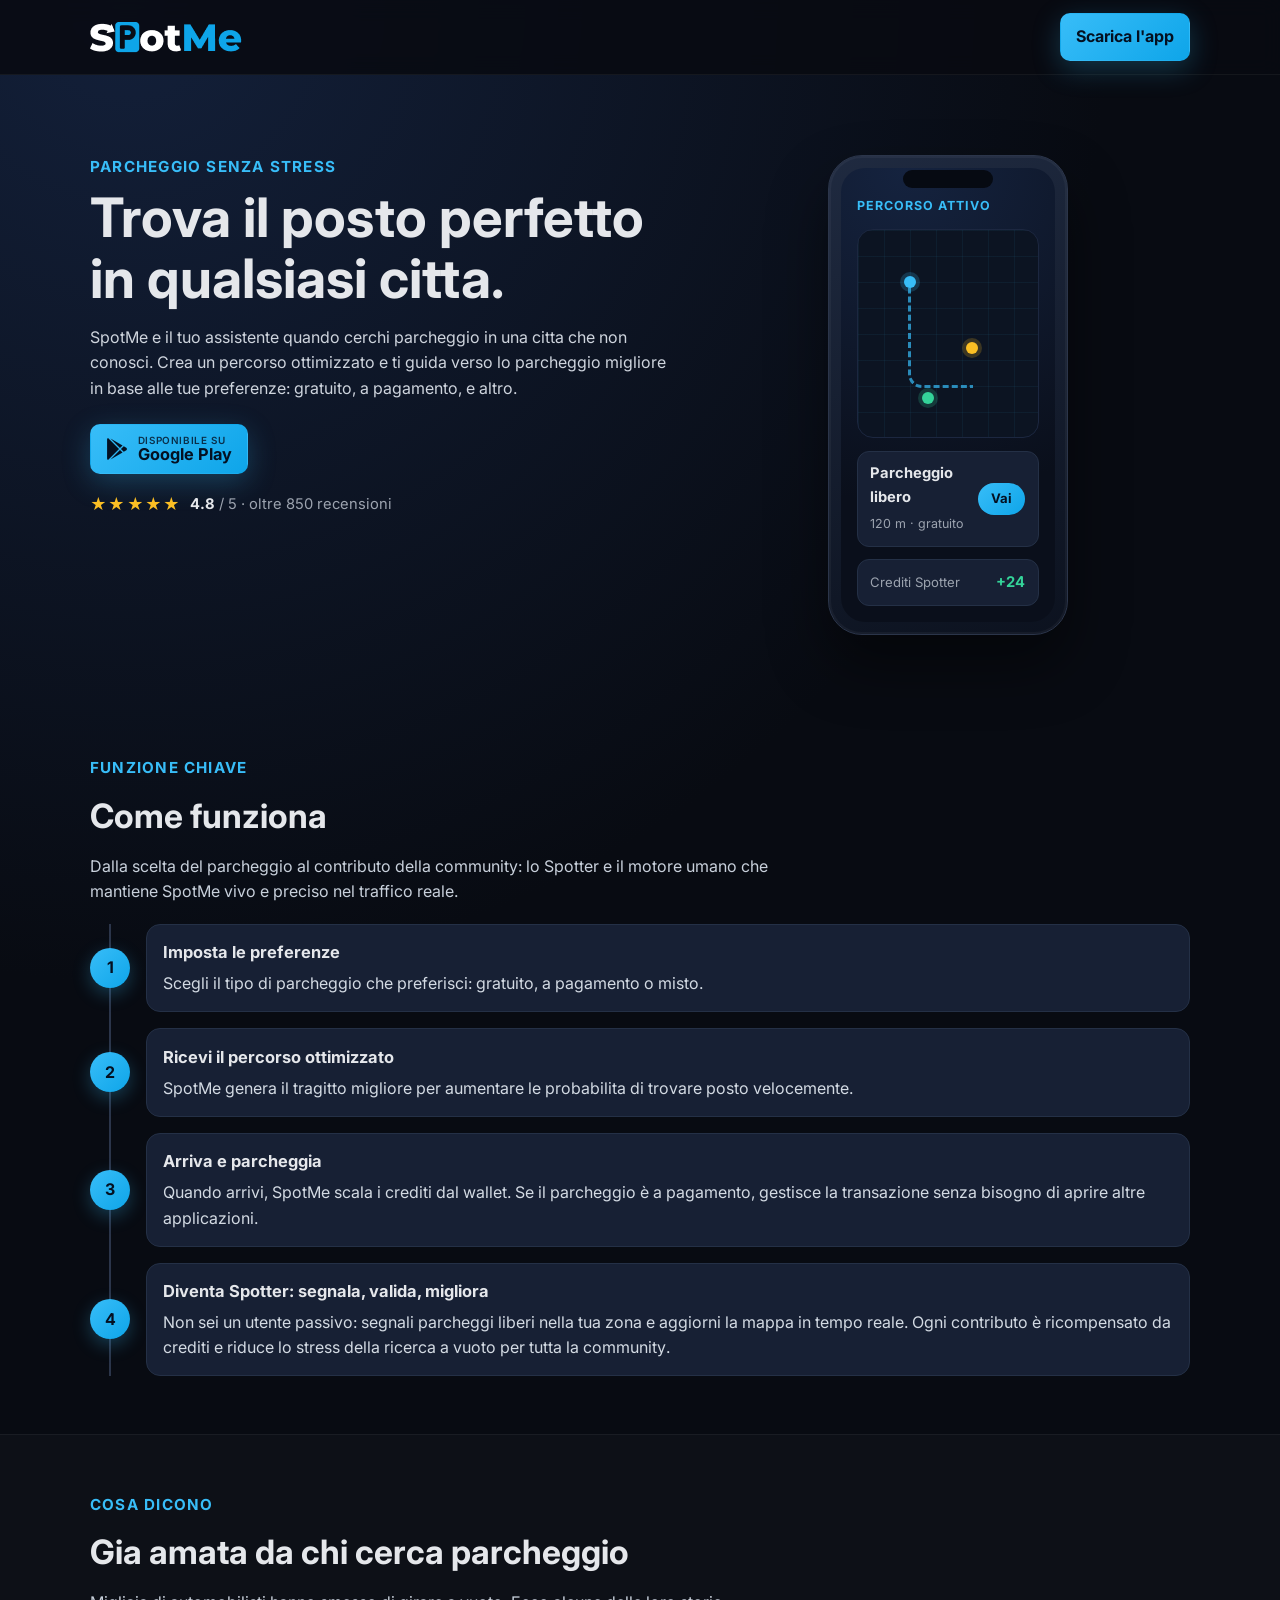
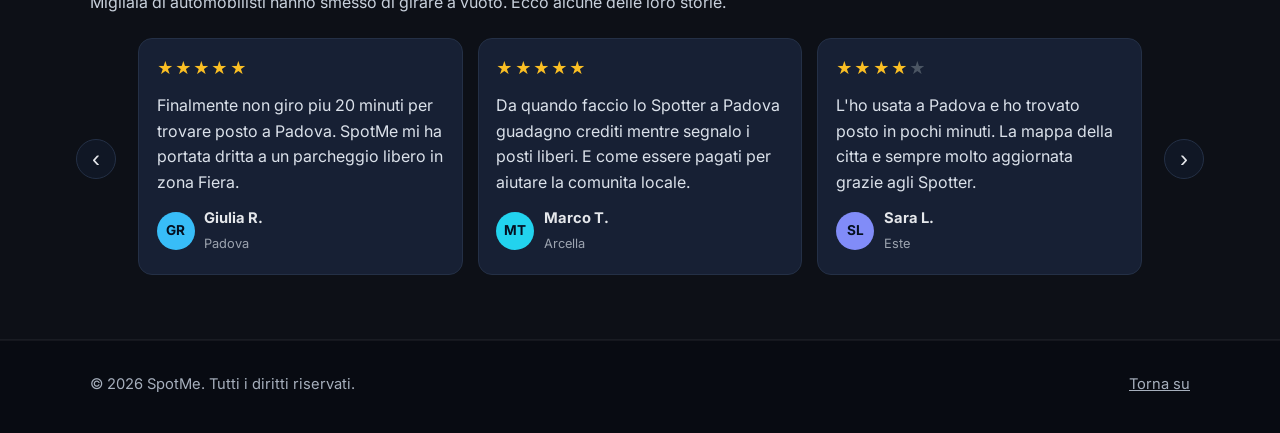
<file: index.html>
<!doctype html>
<html lang="it">

<head>
  <meta charset="UTF-8" />
  <meta name="viewport" content="width=device-width, initial-scale=1.0" />
  <meta name="description"
    content="SpotMe ti aiuta a trovare il parcheggio giusto in citta sconosciute con percorsi ottimizzati e una community di spotter." />
  <title>SpotMe | Parcheggio intelligente</title>
  <link rel="preconnect" href="https://fonts.googleapis.com" />
  <link rel="preconnect" href="https://fonts.gstatic.com" crossorigin />
  <link href="https://fonts.googleapis.com/css2?family=Inter:wght@400;500;600;700;800&display=swap" rel="stylesheet" />
  <link rel="stylesheet" href="styles.css" />

  <script defer src="https://cloud.umami.is/script.js" data-website-id="545394d1-f918-4674-a02a-acf35f86cb70"></script>
</head>

<body>
  <header class="site-header">
    <div class="container nav">
      <a class="brand" href="#top" aria-label="Homepage SpotMe">
        <img src="./assets/logo_dark_2.png" alt="">
      </a>
      <a class="btn btn-primary" href="/play-store.html"
        rel="noopener" data-umami-event="download-app-click" data-umami-event-position="header">Scarica l'app</a>
    </div>
  </header>

  <main id="top">
    <section class="hero">
      <div class="container hero-grid">
        <div class="hero-copy">
          <p class="kicker">Parcheggio senza stress</p>
          <h1>Trova il posto perfetto in qualsiasi citta.</h1>
          <p class="lead">
            SpotMe e il tuo assistente quando cerchi parcheggio in una citta
            che non conosci. Crea un percorso ottimizzato e ti guida verso lo
            parcheggio migliore in base alle tue preferenze: gratuito, a
            pagamento, e altro.
          </p>
          <div class="hero-actions">
            <a class="btn btn-primary btn-store" href="/play-store.html" rel="noopener" data-umami-event="download-app-click" data-umami-event-position="hero">
              <svg class="store-icon" viewBox="0 0 512 512" aria-hidden="true" focusable="false">
                <path fill="currentColor"
                  d="M325.3 234.3L104.6 13l280.8 161.2-60.1 60.1zM47 0C34 6.8 25.3 19.2 25.3 35.3v441.3c0 16.1 8.7 28.5 21.7 35.3l256.6-256L47 0zm425.2 225.6l-58.9-34.1-65.7 64.5 65.7 64.5 60.1-34.1c18-14.3 18-46.5-1.2-60.8zM104.6 499l280.8-161.2-60.1-60.1L104.6 499z" />
              </svg>
              <span class="store-text">
                <small>Disponibile su</small>
                <strong>Google Play</strong>
              </span>
            </a>
          </div>
          <div class="hero-rating">
            <span class="stars" aria-hidden="true">★★★★★</span>
            <span class="hero-rating-text"><strong>4.8</strong> / 5 &middot; oltre 850 recensioni</span>
          </div>
        </div>

        <div class="hero-visual" aria-hidden="true">
          <div class="phone">
            <div class="phone-notch"></div>
            <div class="phone-screen">
              <p class="phone-kicker">Percorso attivo</p>
              <div class="phone-map">
                <span class="pin pin-1"></span>
                <span class="pin pin-2"></span>
                <span class="pin pin-3"></span>
                <span class="route"></span>
              </div>
              <div class="phone-spot">
                <div>
                  <strong>Parcheggio libero</strong>
                  <small>120 m &middot; gratuito</small>
                </div>
                <span class="phone-spot-badge">Vai</span>
              </div>
              <div class="phone-credits">
                <span>Crediti Spotter</span>
                <strong>+24</strong>
              </div>
            </div>
          </div>
        </div>
      </div>
    </section>

    <section id="how-it-works" class="section">
      <div class="container">
        <p class="kicker">Funzione chiave</p>
        <h2>Come funziona</h2>
        <p class="section-intro">
          Dalla scelta del parcheggio al contributo della community: lo
          Spotter e il motore umano che mantiene SpotMe vivo e preciso nel
          traffico reale.
        </p>
        <ol class="timeline">
          <li class="timeline-item">
            <div class="timeline-step">1</div>
            <div class="timeline-content">
              <h3>Imposta le preferenze</h3>
              <p>
                Scegli il tipo di parcheggio che preferisci: gratuito, a
                pagamento o misto.
              </p>
            </div>
          </li>
          <li class="timeline-item">
            <div class="timeline-step">2</div>
            <div class="timeline-content">
              <h3>Ricevi il percorso ottimizzato</h3>
              <p>
                SpotMe genera il tragitto migliore per aumentare le
                probabilita di trovare posto velocemente.
              </p>
            </div>
          </li>
          <li class="timeline-item">
            <div class="timeline-step">3</div>
            <div class="timeline-content">
              <h3>Arriva e parcheggia</h3>
              <p>
                Quando arrivi, SpotMe scala i crediti dal wallet. Se il parcheggio
                è a pagamento, gestisce la transazione senza bisogno di aprire altre applicazioni.
              </p>
            </div>
          </li>
          <li class="timeline-item">
            <div class="timeline-step">4</div>
            <div class="timeline-content">
              <h3>Diventa Spotter: segnala, valida, migliora</h3>
              <p>
                Non sei un utente passivo: segnali parcheggi liberi nella tua
                zona e aggiorni la mappa in tempo reale. Ogni contributo
                è ricompensato da crediti e riduce lo stress della ricerca a vuoto per tutta la <span
                  lang="en">community</span>.
              </p>
            </div>
          </li>
        </ol>
      </div>
    </section>

    <section id="reviews" class="section alt">
      <div class="container">
        <p class="kicker">Cosa dicono</p>
        <h2>Gia amata da chi cerca parcheggio</h2>
        <p class="section-intro">
          Migliaia di automobilisti hanno smesso di girare a vuoto. Ecco
          alcune delle loro storie.
        </p>

        <div class="reviews-carousel">
          <button class="carousel-btn carousel-prev" type="button" aria-label="Recensioni precedenti">&#8249;</button>
          <div class="reviews-track" id="reviews-track">
            <figure class="review-card">
              <div class="stars" aria-label="5 stelle su 5">★★★★★</div>
              <blockquote>
                Finalmente non giro piu 20 minuti per trovare posto a Padova. SpotMe mi ha portata dritta a un parcheggio libero
                in zona Fiera.
              </blockquote>
              <figcaption class="review-author">
                <span class="avatar" style="--a:#38bdf8">GR</span>
                <span>
                  <strong>Giulia R.</strong>
                  <small>Padova</small>
                </span>
              </figcaption>
            </figure>
            <figure class="review-card">
              <div class="stars" aria-label="5 stelle su 5">★★★★★</div>
              <blockquote>
                Da quando faccio lo Spotter a Padova guadagno crediti mentre segnalo i posti liberi. E come essere pagati per
                aiutare la comunita locale.
              </blockquote>
              <figcaption class="review-author">
                <span class="avatar" style="--a:#22d3ee">MT</span>
                <span>
                  <strong>Marco T.</strong>
                  <small>Arcella</small>
                </span>
              </figcaption>
            </figure>
            <figure class="review-card">
              <div class="stars" aria-label="4 stelle su 5">★★★★<span class="star-empty">★</span></div>
              <blockquote>
                L'ho usata a Padova e ho trovato posto in pochi minuti. La mappa della citta e sempre molto
                aggiornata grazie agli Spotter.
              </blockquote>
              <figcaption class="review-author">
                <span class="avatar" style="--a:#818cf8">SL</span>
                <span>
                  <strong>Sara L.</strong>
                  <small>Este</small>
                </span>
              </figcaption>
            </figure>
            <figure class="review-card">
              <div class="stars" aria-label="5 stelle su 5">★★★★★</div>
              <blockquote>
                Vado spesso all'universita a Padova e parcheggiare era un incubo. Ora apro SpotMe e in pochi minuti sono a
                posto, anche nei momenti di punta.
              </blockquote>
              <figcaption class="review-author">
                <span class="avatar" style="--a:#34d399">AF</span>
                <span>
                  <strong>Andrea F.</strong>
                  <small>Padova</small>
                </span>
              </figcaption>
            </figure>
            <figure class="review-card">
              <div class="stars" aria-label="5 stelle su 5">★★★★★</div>
              <blockquote>
                Quello che mi piace e che paga il parcheggio direttamente in app, senza dover scaricare mille
                applicazioni diverse.
              </blockquote>
              <figcaption class="review-author">
                <span class="avatar" style="--a:#fbbf24">CV</span>
                <span>
                  <strong>Chiara V.</strong>
                  <small>Padova</small>
                </span>
              </figcaption>
            </figure>
            <figure class="review-card">
              <div class="stars" aria-label="4 stelle su 5">★★★★<span class="star-empty">★</span></div>
              <blockquote>
                Idea fantastica e ben fatta. La community di Spotter a Padova rende la mappa sorprendentemente aggiornata.
              </blockquote>
              <figcaption class="review-author">
                <span class="avatar" style="--a:#f472b6">DM</span>
                <span>
                  <strong>Davide M.</strong>
                  <small>Montagnana</small>
                </span>
              </figcaption>
            </figure>
            <figure class="review-card">
              <div class="stars" aria-label="5 stelle su 5">★★★★★</div>
              <blockquote>
                La uso ogni giorno per andare al lavoro in centro a Padova. Mi ha fatto risparmiare tempo, benzina e parecchio nervosismo.
              </blockquote>
              <figcaption class="review-author">
                <span class="avatar" style="--a:#60a5fa">LP</span>
                <span>
                  <strong>Luca P.</strong>
                  <small>Padova</small>
                </span>
              </figcaption>
            </figure>
          </div>
          <button class="carousel-btn carousel-next" type="button" aria-label="Recensioni successive">&#8250;</button>
        </div>
      </div>
    </section>
  </main>

  <footer class="site-footer">
    <div class="container footer-row">
      <p>&copy; <span id="year"></span> SpotMe. Tutti i diritti riservati.</p>
      <a href="#top">Torna su</a>
    </div>
  </footer>

  <script src="script.js"></script>
</body>

</html>
</file>
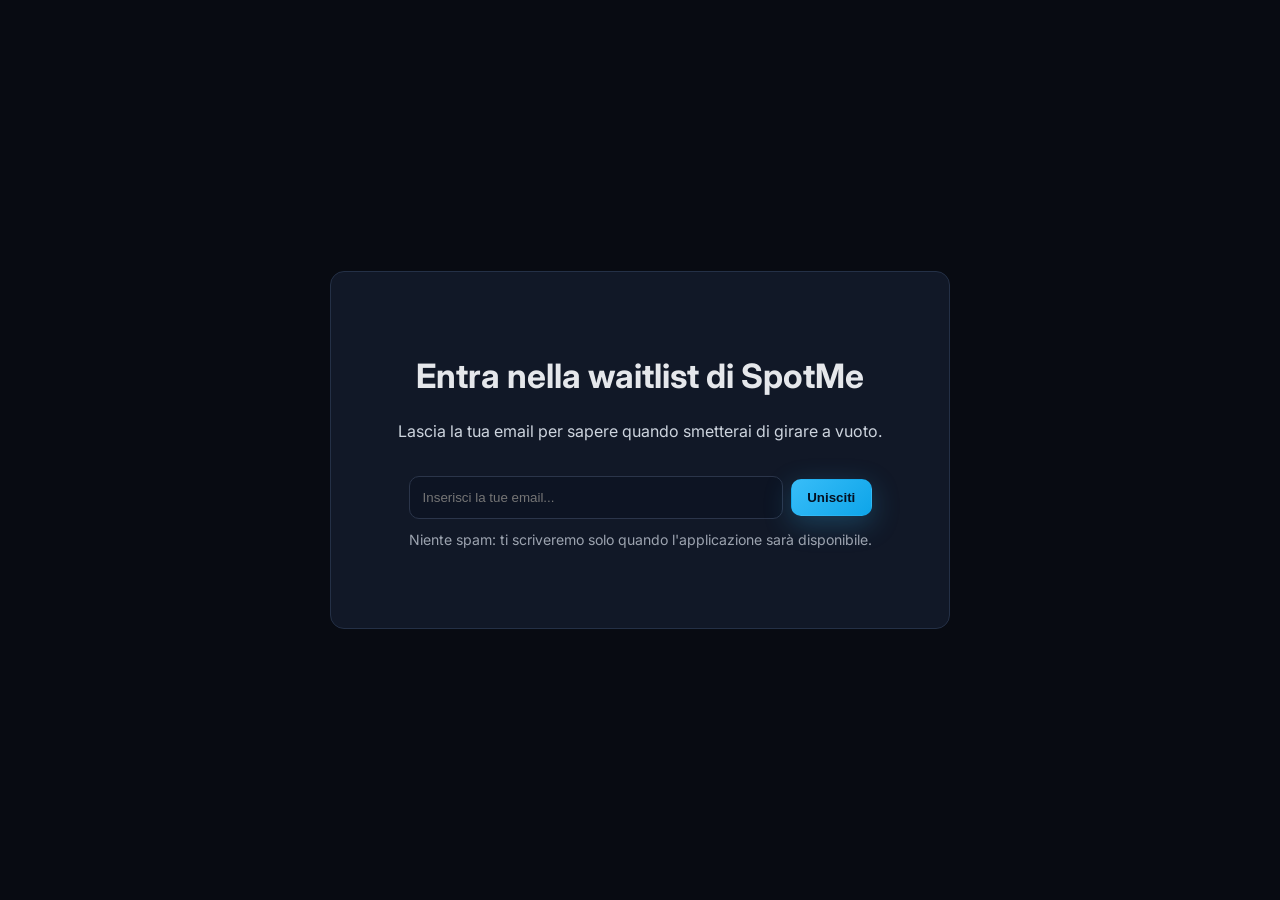
<file: play-store.html>
<!DOCTYPE html>
<html lang="it">
<head>
  <meta charset="UTF-8">
  <meta name="viewport" content="width=device-width, initial-scale=1.0">
  <title>Grazie | SpotMe</title>
  <link rel="preconnect" href="https://fonts.googleapis.com">
  <link rel="preconnect" href="https://fonts.gstatic.com" crossorigin>
  <link rel="stylesheet" href="styles.css">
  <link href="https://fonts.googleapis.com/css2?family=Inter:wght@500;700&display=swap" rel="stylesheet">
  <style>
    body {
      margin: 0;
      font-family: "Inter", system-ui, sans-serif;
      background: #080b12;
      color: #e5e7eb;
      min-height: 100vh;
      display: grid;
      place-items: center;
      padding: 1rem;
    }
    .box {
      width: min(620px, 95%);
      border: 1px solid #243046;
      background: #111827;
      border-radius: 14px;
      padding: 1.2rem;
      text-align: center;
    }
    h1 {
      margin-top: 0;
      font-size: 1.7rem;
    }
    p {
      color: #cdd4de;
    }
    a {
      display: inline-block;
      margin-top: 0.5rem;
      color: #38bdf8;
      text-decoration: none;
      font-weight: 700;
    }
  </style>
</head>
<body>
  <main class="box">
    <section id="join-list" class="section join">
      <div class="container join-wrap">
        <div style="text-align: center;">
          <h2>Entra nella waitlist di SpotMe</h2>
          <p>
            Lascia la tua email per sapere quando smetterai di girare a vuoto.
          </p>
        </div>

        <form class="join-form" name="spotme-join-list" method="POST" data-netlify="true" netlify-honeypot="bot-field"
          action="/thank-you.html" netlify>
          <input type="hidden" name="form-name" value="spotme-join-list" />
          <p class="hidden">
            <label>Non compilare questo campo: <input name="bot-field" /></label>
          </p>

          <div style="display: flex; gap: 0.5rem; align-items: center;">
            <input id="email" name="email" type="email" placeholder="Inserisci la tue email..." required
              autocomplete="email" />

            <button type="submit" class="btn btn-primary" data-umami-event="waitlist-submit">
              Unisciti
            </button>
          </div>
          <p class="form-note">
            Niente spam: ti scriveremo solo quando l'applicazione sarà disponibile.
          </p>
        </form>
      </div>
    </section>
  </main>
</body>
</html>
</file>
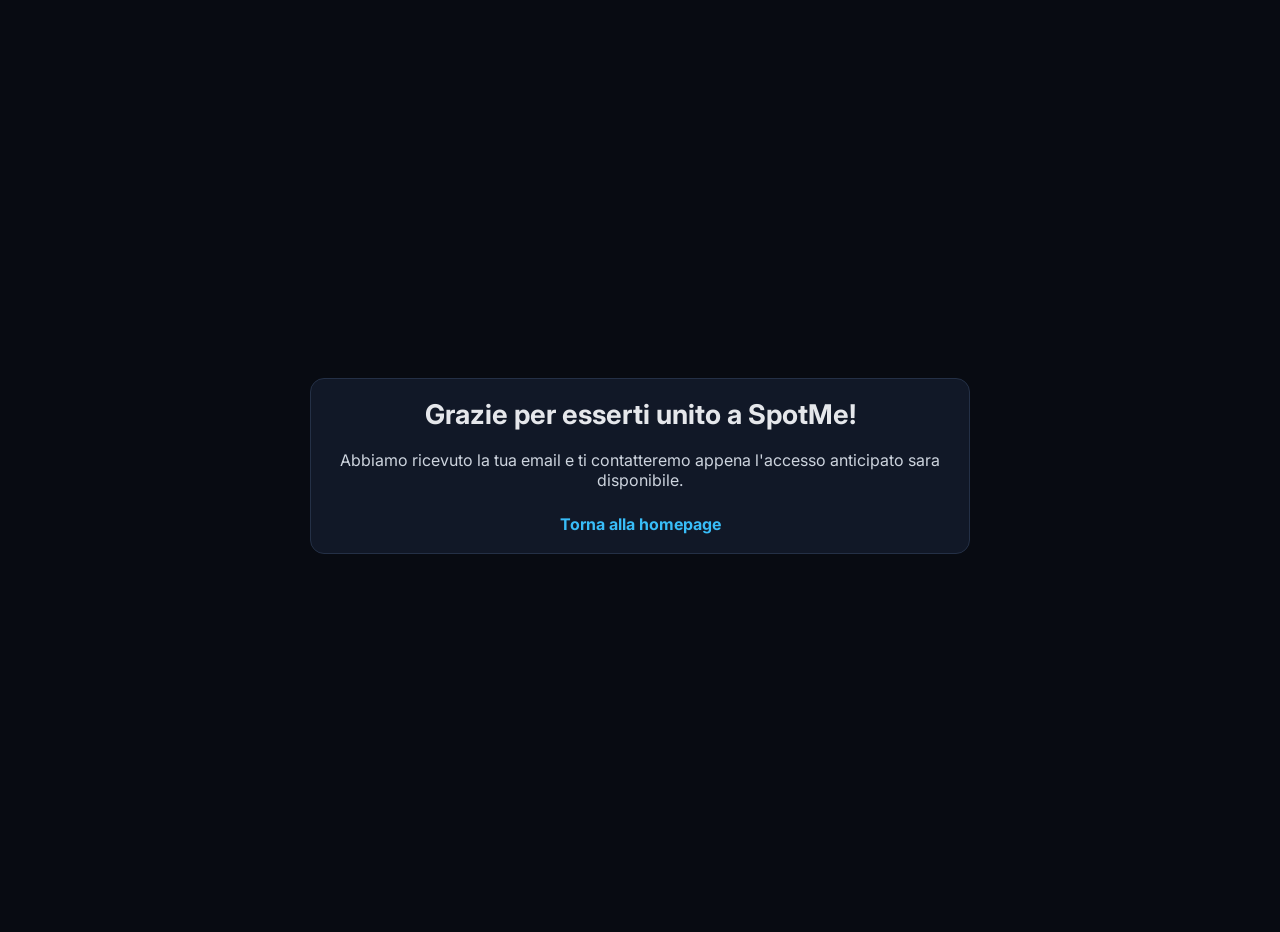
<file: thank-you.html>
<!DOCTYPE html>
<html lang="it">
<head>
  <meta charset="UTF-8">
  <meta name="viewport" content="width=device-width, initial-scale=1.0">
  <title>Grazie | SpotMe</title>
  <link rel="preconnect" href="https://fonts.googleapis.com">
  <link rel="preconnect" href="https://fonts.gstatic.com" crossorigin>
  <link href="https://fonts.googleapis.com/css2?family=Inter:wght@500;700&display=swap" rel="stylesheet">
  <style>
    body {
      margin: 0;
      font-family: "Inter", system-ui, sans-serif;
      background: #080b12;
      color: #e5e7eb;
      min-height: 100vh;
      display: grid;
      place-items: center;
      padding: 1rem;
    }
    .box {
      width: min(620px, 95%);
      border: 1px solid #243046;
      background: #111827;
      border-radius: 14px;
      padding: 1.2rem;
      text-align: center;
    }
    h1 {
      margin-top: 0;
      font-size: 1.7rem;
    }
    p {
      color: #cdd4de;
    }
    a {
      display: inline-block;
      margin-top: 0.5rem;
      color: #38bdf8;
      text-decoration: none;
      font-weight: 700;
    }
  </style>
</head>
<body>
  <main class="box">
    <h1>Grazie per esserti unito a SpotMe!</h1>
    <p>Abbiamo ricevuto la tua email e ti contatteremo appena l'accesso anticipato sara disponibile.</p>
    <a href="/">Torna alla homepage</a>
  </main>
</body>
</html>
</file>
<file: styles.css>
:root {
  --bg: #080b12;
  --panel: #111827;
  --panel-soft: #172034;
  --text: #e5e7eb;
  --muted: #9ca3af;
  --accent: #38bdf8;
  --accent-strong: #0ea5e9;
  --line: #243046;
  --white: #ffffff;
}

*,
*::before,
*::after {
  box-sizing: border-box;
}

html {
  scroll-behavior: smooth;
}

body {
  margin: 0;
  font-family:
    "Inter",
    system-ui,
    -apple-system,
    Segoe UI,
    Roboto,
    sans-serif;
  background: radial-gradient(circle at 10% 0%, #13203a 0%, var(--bg) 42%);
  color: var(--text);
  line-height: 1.6;
}

a {
  color: inherit;
}

.container {
  width: min(1100px, 92%);
  margin: 0 auto;
}

.site-header {
  position: sticky;
  top: 0;
  z-index: 10;
  background: rgb(8 11 18 / 88%);
  backdrop-filter: blur(10px);
  border-bottom: 1px solid rgb(255 255 255 / 5%);
}

.nav {
  display: flex;
  align-items: center;
  justify-content: space-between;
  padding: 0.8rem 0;
}

.brand {
  display: inline-flex;
  align-items: center;
  gap: 0.55rem;
  font-weight: 800;
  text-decoration: none;
  letter-spacing: 0.2px;
}

.brand-dot {
  width: 11px;
  height: 11px;
  border-radius: 999px;
  background: linear-gradient(135deg, #22d3ee, #0ea5e9);
  box-shadow: 0 0 18px rgb(56 189 248 / 60%);
}

.hero {
  padding: 5rem 0 4rem;
}

.hero-grid {
  display: grid;
  grid-template-columns: 1.1fr 0.9fr;
  gap: 1.4rem;
}

.kicker {
  margin: 0 0 0.5rem;
  color: var(--accent);
  font-weight: 700;
  font-size: 0.95rem;
  text-transform: uppercase;
  letter-spacing: 0.08em;
}

h1 {
  margin: 0 0 1rem;
  line-height: 1.12;
  font-size: clamp(2rem, 5vw, 3.4rem);
}

.lead {
  margin: 0;
  color: #ced4dd;
  max-width: 62ch;
}

.hero-actions {
  margin-top: 1.4rem;
  display: flex;
  flex-wrap: wrap;
  gap: 0.65rem;
}

.btn-store {
  gap: 0.6rem;
  padding: 0.55rem 1.1rem;
  text-align: left;
}

.store-icon {
  width: 22px;
  height: 22px;
  flex: none;
}

.store-text {
  display: flex;
  flex-direction: column;
  line-height: 1.05;
}

.store-text small {
  font-size: 0.62rem;
  font-weight: 600;
  text-transform: uppercase;
  letter-spacing: 0.06em;
  opacity: 0.8;
}

.store-text strong {
  font-size: 1.02rem;
}

.hero-rating {
  margin-top: 1.1rem;
  display: flex;
  align-items: center;
  gap: 0.55rem;
  color: var(--muted);
  font-size: 0.92rem;
}

.hero-rating-text strong {
  color: var(--text);
}

.stars {
  color: #fbbf24;
  letter-spacing: 0.08em;
  font-size: 1rem;
}

.star-empty {
  color: #4b5563;
}

.hero-visual {
  display: flex;
  justify-content: center;
  align-items: center;
}

.phone {
  position: relative;
  width: 240px;
  height: 480px;
  border-radius: 34px;
  padding: 12px;
  background: linear-gradient(160deg, #1f2a40, #0c121f);
  border: 1px solid #2b354a;
  box-shadow:
    0 30px 60px rgb(0 0 0 / 45%),
    inset 0 0 0 2px rgb(255 255 255 / 4%);
}

.phone-notch {
  position: absolute;
  top: 14px;
  left: 50%;
  transform: translateX(-50%);
  width: 90px;
  height: 18px;
  border-radius: 999px;
  background: #060a12;
  z-index: 2;
}

.phone-screen {
  height: 100%;
  border-radius: 24px;
  background: radial-gradient(circle at 30% 0%, #15233f, #0a0f1b 70%);
  padding: 1.4rem 1rem 1rem;
  display: flex;
  flex-direction: column;
  gap: 0.8rem;
}

.phone-kicker {
  margin: 0.4rem 0 0;
  color: var(--accent);
  font-weight: 700;
  font-size: 0.78rem;
  text-transform: uppercase;
  letter-spacing: 0.08em;
}

.phone-map {
  position: relative;
  flex: 1;
  border-radius: 16px;
  background:
    linear-gradient(rgb(56 189 248 / 6%) 1px, transparent 1px) 0 0 / 100% 26px,
    linear-gradient(90deg, rgb(56 189 248 / 6%) 1px, transparent 1px) 0 0 / 26px 100%,
    #0c1422;
  border: 1px solid #1c2740;
  overflow: hidden;
}

.pin {
  position: absolute;
  width: 12px;
  height: 12px;
  border-radius: 999px;
  background: var(--accent);
  box-shadow: 0 0 0 4px rgb(56 189 248 / 20%);
}

.pin-1 { top: 22%; left: 26%; }
.pin-2 { top: 54%; left: 60%; background: #fbbf24; box-shadow: 0 0 0 4px rgb(251 191 36 / 20%); }
.pin-3 { top: 78%; left: 36%; background: #34d399; box-shadow: 0 0 0 4px rgb(52 211 153 / 20%); }

.route {
  position: absolute;
  top: 26%;
  left: 28%;
  width: 36%;
  height: 50%;
  border-left: 3px dashed var(--accent);
  border-bottom: 3px dashed var(--accent);
  border-radius: 0 0 0 14px;
  opacity: 0.7;
}

.phone-spot,
.phone-credits {
  display: flex;
  align-items: center;
  justify-content: space-between;
  border-radius: 12px;
  border: 1px solid var(--line);
  background: var(--panel-soft);
  padding: 0.65rem 0.8rem;
}

.phone-spot strong,
.phone-credits strong {
  display: block;
  font-size: 0.92rem;
}

.phone-spot small {
  color: var(--muted);
  font-size: 0.78rem;
}

.phone-spot-badge {
  background: linear-gradient(135deg, #38bdf8, #0ea5e9);
  color: #041021;
  font-weight: 700;
  font-size: 0.82rem;
  padding: 0.35rem 0.8rem;
  border-radius: 999px;
}

.phone-credits span {
  color: var(--muted);
  font-size: 0.82rem;
}

.phone-credits strong {
  color: #34d399;
}

.reviews-carousel {
  position: relative;
  margin-top: 1.4rem;
}

.reviews-track {
  display: grid;
  grid-auto-flow: column;
  grid-auto-columns: calc((100% - 2 * 0.95rem) / 3);
  gap: 0.95rem;
  overflow-x: auto;
  scroll-snap-type: x mandatory;
  scroll-behavior: smooth;
  padding-bottom: 0.4rem;
  -ms-overflow-style: none;
  scrollbar-width: none;

  margin-inline: 3rem;
}

.reviews-track::-webkit-scrollbar {
  display: none;
}

.review-card {
  margin: 0;
  scroll-snap-align: start;
  border: 1px solid var(--line);
  background: var(--panel-soft);
  border-radius: 14px;
  padding: 1.1rem;
  display: flex;
  flex-direction: column;
  gap: 0.7rem;
}

.carousel-btn {
  position: absolute;
  top: 50%;
  transform: translateY(-50%);
  z-index: 2;
  width: 40px;
  height: 40px;
  border-radius: 999px;
  border: 1px solid var(--line);
  background: rgb(17 24 39 / 92%);
  color: var(--text);
  font-size: 1.5rem;
  line-height: 1;
  cursor: pointer;
  display: grid;
  place-items: center;
  transition: background-color 0.15s ease, transform 0.15s ease;
}

.carousel-btn:hover {
  background: var(--panel-soft);
  transform: translateY(-50%) scale(1.05);
}

.carousel-prev {
  left: -14px;
}

.carousel-next {
  right: -14px;
}

.review-card blockquote {
  margin: 0;
  color: #dbe1ea;
}

.review-author {
  display: flex;
  align-items: center;
  gap: 0.6rem;
  margin-top: auto;
}

.avatar {
  width: 38px;
  height: 38px;
  flex: none;
  border-radius: 999px;
  display: grid;
  place-items: center;
  font-weight: 700;
  font-size: 0.85rem;
  color: #041021;
  background: var(--a, #38bdf8);
}

.review-author strong {
  display: block;
  font-size: 0.92rem;
}

.review-author small {
  color: var(--muted);
  font-size: 0.8rem;
}

.section {
  padding: 3.6rem 0;
}

.section h2 {
  margin: 0 0 0.7rem;
  font-size: clamp(1.45rem, 3vw, 2.1rem);
}

.section-intro {
  margin: 0 0 1.2rem;
  color: #c8d0db;
  max-width: 68ch;
}

.alt {
  background: rgb(255 255 255 / 2%);
  border-top: 1px solid rgb(255 255 255 / 5%);
  border-bottom: 1px solid rgb(255 255 255 / 5%);
}

.cards {
  display: grid;
  gap: 0.95rem;
}

.cards.three {
  grid-template-columns: repeat(3, minmax(0, 1fr));
}

.cards.two {
  grid-template-columns: repeat(2, minmax(0, 1fr));
}

.card {
  border: 1px solid var(--line);
  background: var(--panel-soft);
  border-radius: 14px;
  padding: 1rem;
}

.card h3 {
  margin: 0 0 0.45rem;
  font-size: 1.04rem;
}

.card p {
  margin: 0;
  color: #d3dae3;
}

.timeline {
  list-style: none;
  margin: 1.2rem 0 0;
  padding: 0;
  position: relative;
}

.timeline::before {
  content: "";
  position: absolute;
  left: 19px;
  top: 0;
  bottom: 0;
  width: 2px;
  background: #2b354a;
}

.timeline-item {
  display: grid;
  grid-template-columns: 40px 1fr;
  align-items: center;
  gap: 1rem;
  margin-bottom: 1rem;
  position: relative;
}

.timeline-item:last-child {
  margin-bottom: 0;
}

.timeline-step {
  width: 40px;
  height: 40px;
  border-radius: 999px;
  display: grid;
  place-items: center;
  font-weight: 700;
  color: #041021;
  background: linear-gradient(135deg, #38bdf8, #0ea5e9);
  box-shadow: 0 6px 18px rgb(56 189 248 / 28%);
  z-index: 1;
}

.timeline-content {
  border: 1px solid var(--line);
  background: var(--panel-soft);
  border-radius: 14px;
  padding: 0.9rem 1rem;
}

.timeline-content h3 {
  margin: 0 0 0.35rem;
  font-size: 1.03rem;
}

.timeline-content p {
  margin: 0;
  color: #d3dae3;
}

.join-wrap {
  display: flex;
  flex-direction: column;
  align-items: center;
  gap: 1rem;
}

.join-highlight {
  margin: 0.8rem 0 0.6rem;
  color: #dbe7f4;
  font-weight: 600;
}

.join-benefits {
  margin: 0;
  padding-left: 1.15rem;
  color: #c8d6e6;
}

.join-benefits li + li {
  margin-top: 0.35rem;
}

.join-form label {
  display: block;
  margin-bottom: 0.4rem;
  font-weight: 600;
}

.join-form input[type="email"] {
  width: 100%;
  padding: 0.8rem 0.82rem;
  background: #0d1423;
  border: 1px solid #2b354a;
  color: var(--white);
  border-radius: 10px;
  outline: none;
}

.join-form input[type="email"]:focus {
  border-color: var(--accent);
  box-shadow: 0 0 0 3px rgb(56 189 248 / 20%);
}

.hidden {
  position: absolute;
  left: -9999px;
}

.form-note {
  margin: 0.6rem 0 0;
  color: var(--muted);
  font-size: 0.88rem;
}

.btn {
  display: inline-flex;
  align-items: center;
  justify-content: center;
  border-radius: 10px;
  font-weight: 700;
  text-decoration: none;
  cursor: pointer;
  border: 1px solid transparent;
  padding: 0.64rem 0.95rem;
  transition:
    transform 0.15s ease,
    box-shadow 0.15s ease,
    background-color 0.15s ease;
}

.btn:hover {
  transform: translateY(-1px);
}

.btn-primary {
  background: linear-gradient(135deg, #38bdf8, #0ea5e9);
  color: #041021;
  box-shadow: 0 8px 28px rgb(56 189 248 / 25%);
}

.btn-secondary {
  border-color: #2b354a;
  background: #111827;
  color: #d8dee8;
}

.btn-ghost {
  border-color: #334155;
  color: #d4d9e2;
}

.site-footer {
  border-top: 1px solid rgb(255 255 255 / 5%);
  padding: 1.1rem 0 1.4rem;
}

.footer-row {
  display: flex;
  justify-content: space-between;
  align-items: center;
  gap: 0.8rem;
  color: #a6afbc;
  font-size: 0.92rem;
}

@media (max-width: 900px) {
  .hero-grid,
  .join-wrap,
  .cards.three {
    grid-template-columns: 1fr;
  }

  .cards.two {
    grid-template-columns: 1fr;
  }

  .reviews-track {
    grid-auto-columns: 100%;
    margin-inline: 4rem;
  }

  .carousel-prev {
    left: 2px;
  }

  .carousel-next {
    right: 2px;
  }

  .hero-visual {
    order: -1;
    margin-bottom: 0.5rem;
  }

  .timeline::before {
    left: 19px;
  }
}
</file>
